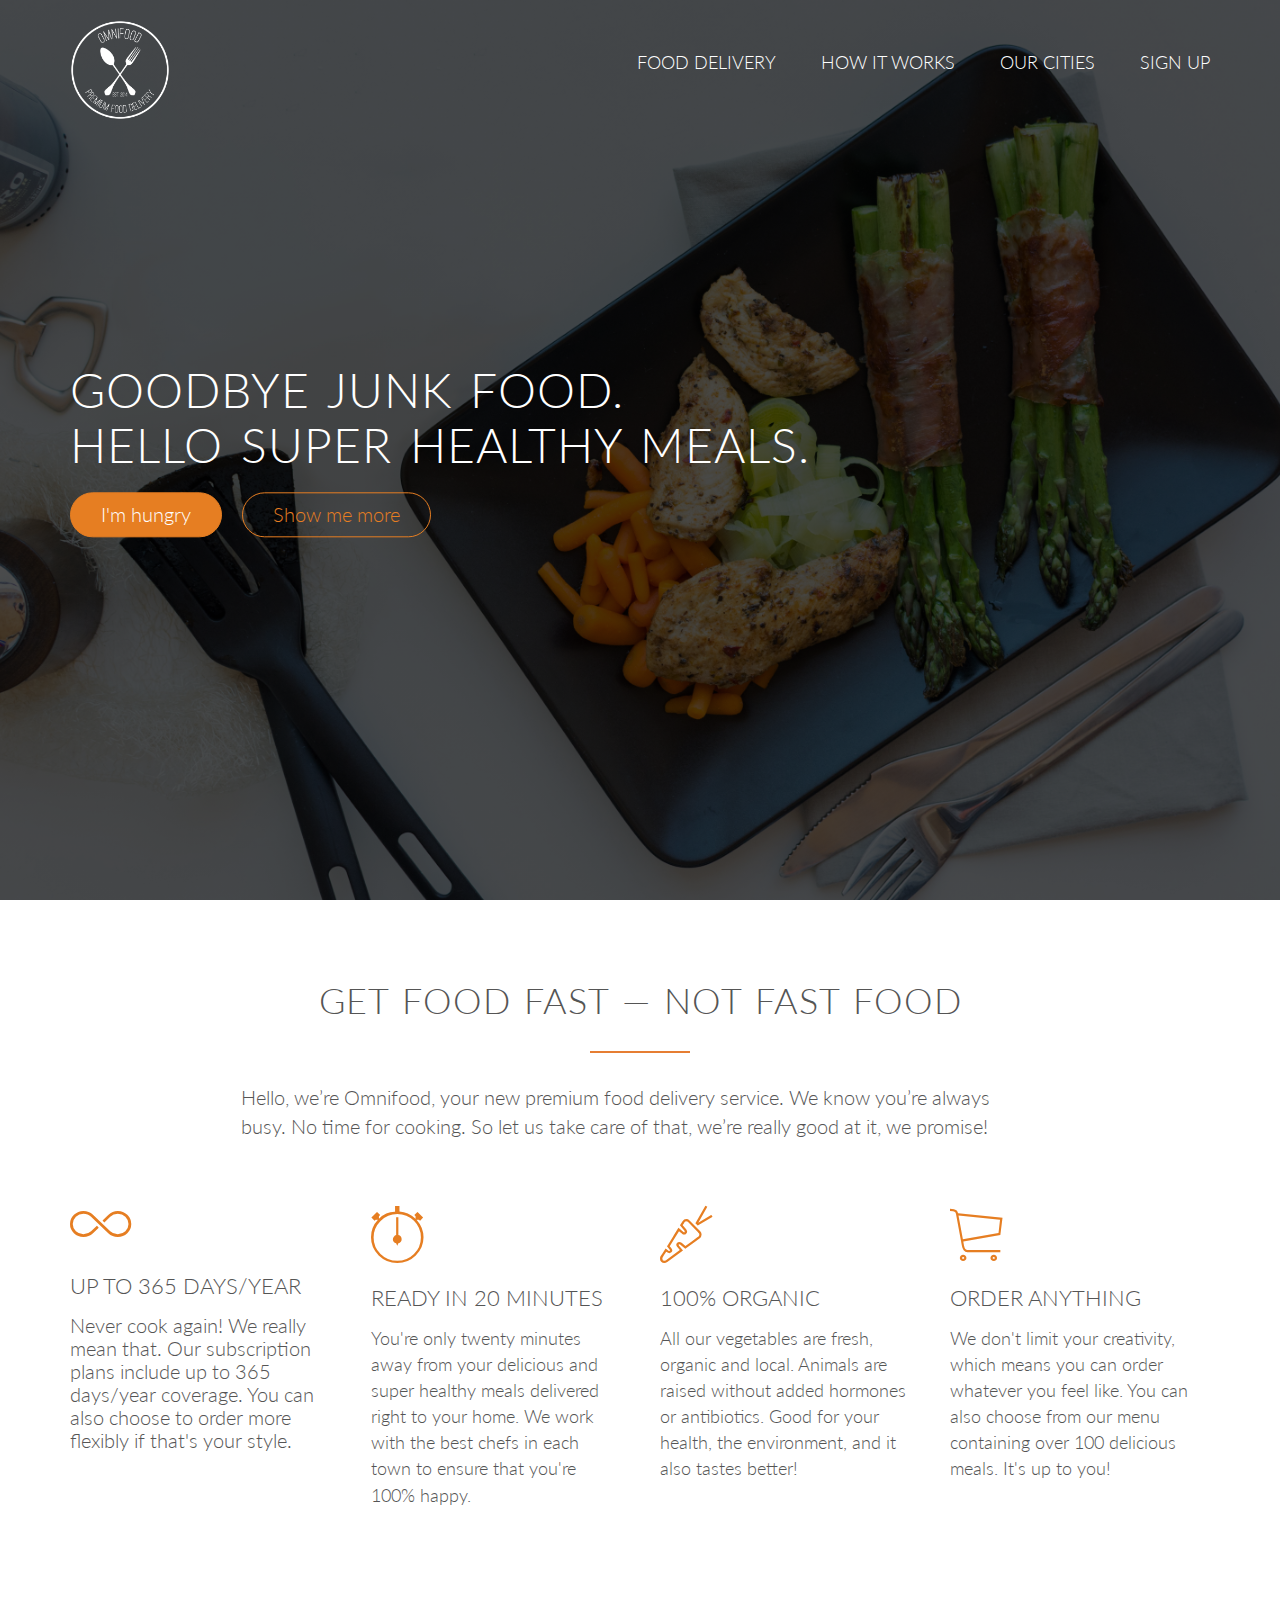
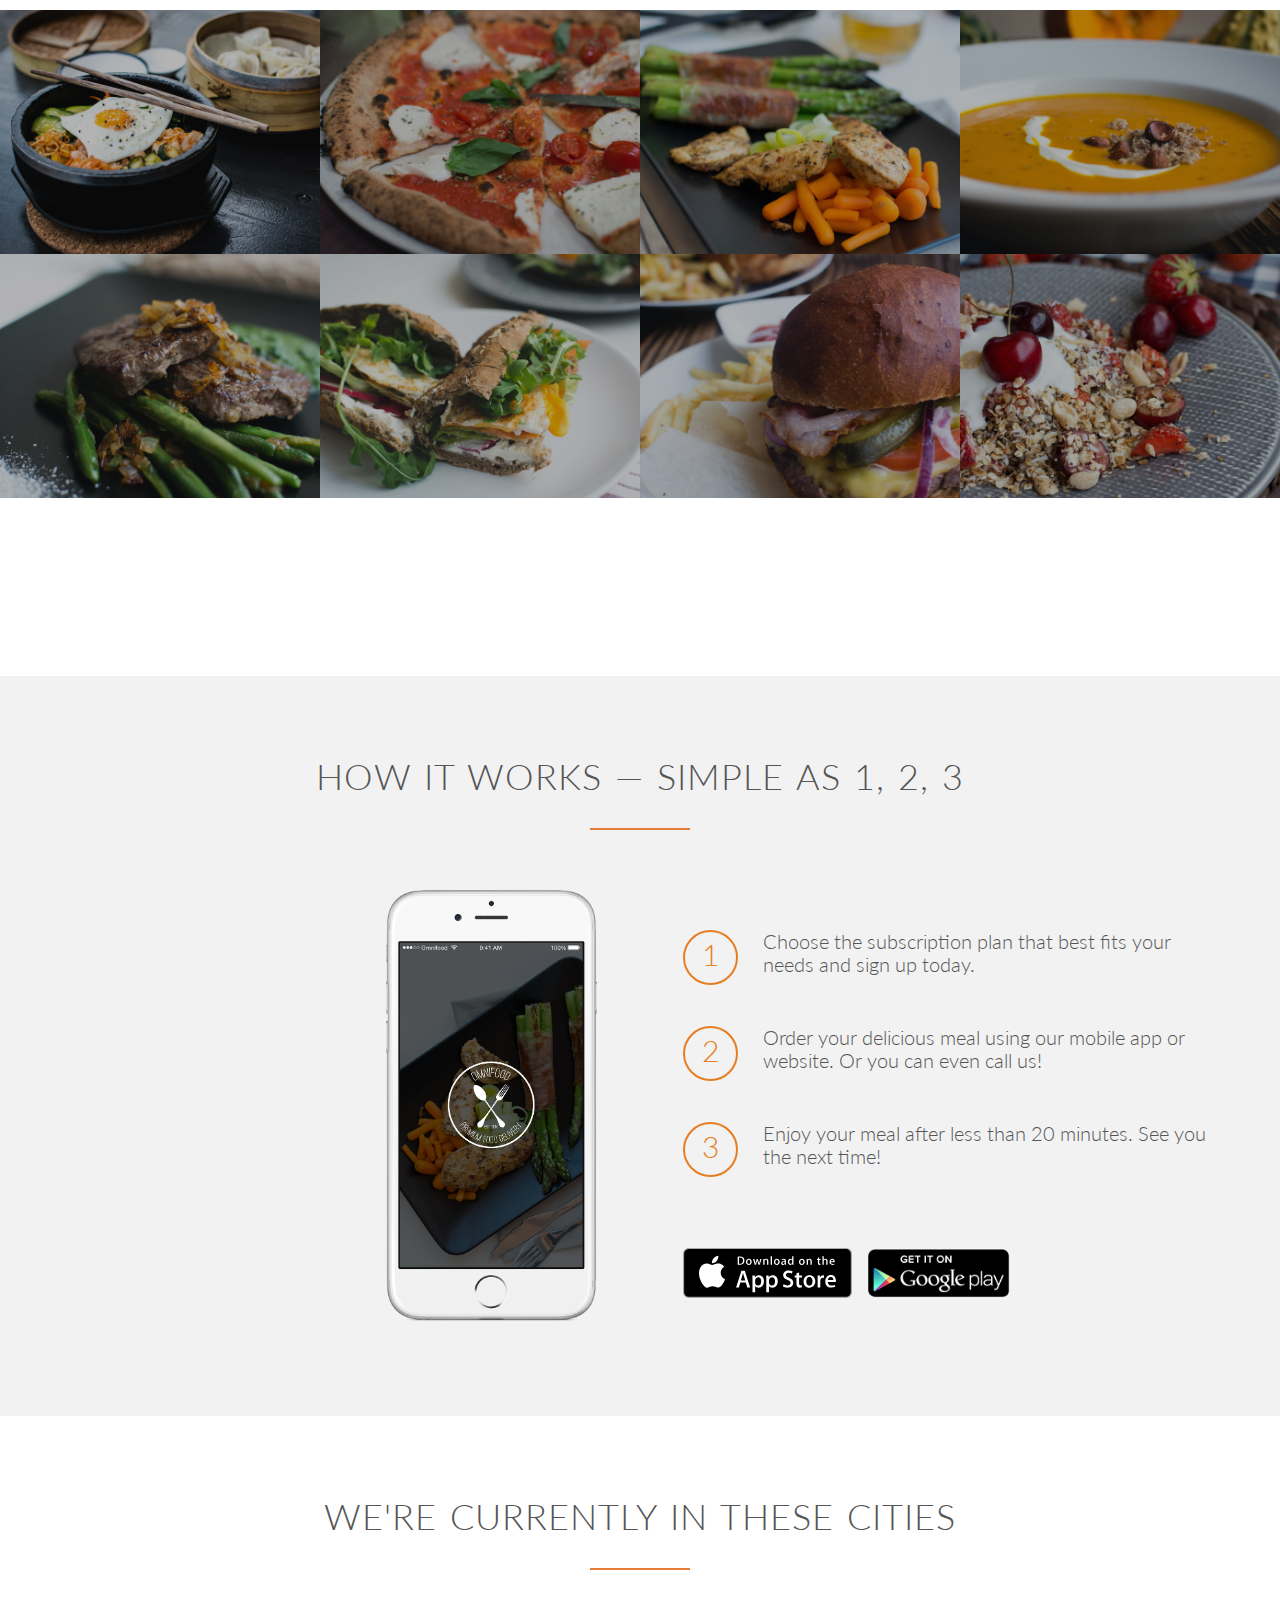
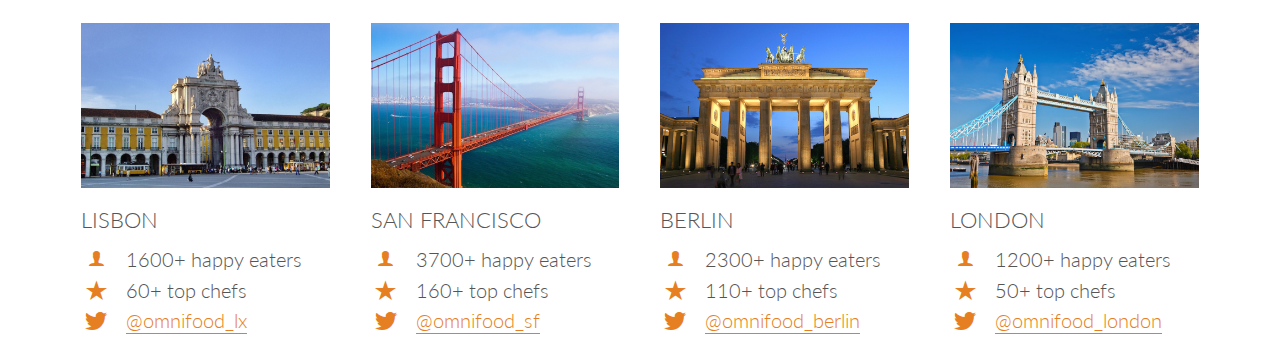
<file: index.html>
<!DOCTYPE html>
<html lang="en">

<head>
    <!-- <meta name="viewport" content="width=device-width, initial-scale=1.0"> -->
    <link rel="stylesheet" href="vendors/css/normalize.css">
    <link rel="stylesheet" href="vendors/css/grid.css">
    <link rel="stylesheet" href="vendors/css/ionicons.min.css">
    <link rel="stylesheet" href="resources/css/style.css">
    <link href="https://fonts.googleapis.com/css2?family=Lato:ital,wght@0,100;0,300;0,400;1,300&display=swap"
        rel="stylesheet">
    <title>Omnifood</title>
</head>

<body>
    <header>
        <nav>
            <div class="row">
                <img src="resources/img/logo-white.png" alt="Omnifood logo" class="logo">
                <ul class="main-nav">
                    <li><a href="#">Food delivery</a></li>
                    <li><a href="how.html">How it works</a></li>
                    <li><a href="#">Our cities</a></li>
                    <li><a href="signup.html">Sign up</a></li>
                </ul>
            </div>
        </nav>
        <div class="hero-text-box">

            <h1>
                Goodbye junk food. <br> Hello super healthy meals.
            </h1>

            <a class="btn btn-full" href="#">I'm hungry</a>
            <a class="btn btn-ghost" href="#">Show me more</a>
        </div>
    </header>

    <section class="section-features">
        <div class="row">
            <h2>Get food fast &mdash; not fast food</h2>
            <p class="long-copy">
                Hello, we’re Omnifood, your new premium food delivery service. We know you’re always busy. No time for
                cooking. So let us take care of that, we’re really good at it, we promise!
            </p>
        </div>


        <div class="row">
            <div class="col span-1-of-4 boxx">
                <i class="ion-ios-infinite-outline icon-big"></i>
                <h3>Up to 365 days/year</h3>
                <p>
                    Never cook again! We really mean that. Our subscription plans include up to 365 days/year coverage.
                    You can also choose to order more flexibly if that's your style.
                </p>
            </div>
            <div class="col span-1-of-4 box">
                <i class="ion-ios-stopwatch-outline  icon-big"></i>
                <h3>Ready in 20 minutes</h3>
                <p>
                    You're only twenty minutes away from your delicious and super healthy meals delivered right to your
                    home. We work with the best
                    chefs in each town to ensure that you're 100% happy.
                </p>
            </div>
            <div class="col span-1-of-4 box">
                <i class="ion-ios-nutrition-outline icon-big"></i>
                <h3>100% organic</h3>
                <p>
                    All our vegetables are fresh, organic and local. Animals are raised without added hormones or
                    antibiotics.
                    Good for your health, the environment, and it also tastes better!
                </p>
            </div>
            <div class="col span-1-of-4 box">
                <i class="ion-ios-cart-outline icon-big"></i>
                <h3>Order anything</h3>
                <p>
                    We don't limit your creativity, which means you can order whatever you feel like. You can also
                    choose from our menu
                    containing over 100 delicious meals. It's up to you!
                </p>
            </div>
        </div>
    </section>
    <section class="section-meals">
        <ul class="meals-showcase">
            <li>
                <figure class="meal-photo">
                    <img src="resources/img/1.jpg" alt="Korean bibimbap with egg and vegetables">
                </figure>
            </li>
            <li>
                <figure class="meal-photo">
                    <img src="resources/img/2.jpg" alt="Simple italian pizza with cherry tomatoes">
                </figure>
            </li>
            <li>
                <figure class="meal-photo">
                    <img src="resources/img/3.jpg" alt="Chicken breast steak with vegetables">
                </figure>
            </li>
            <li>
                <figure class="meal-photo">
                    <img src="resources/img/4.jpg" alt="Autumn pumpkin soup">
                </figure>
            </li>
        </ul>
        <ul class="meals-showcase">
            <li>
                <figure class="meal-photo">
                    <img src="resources/img/5.jpg" alt="Paleo beef steak with vegetables">
                </figure>
            </li>
            <li>
                <figure class="meal-photo">
                    <img src="resources/img/6.jpg" alt="Healthy baguette with egg and vegetables">
                </figure>
            </li>
            <li>
                <figure class="meal-photo">
                    <img src="resources/img/7.jpg" alt="Burger with cheddar and bacon">
                </figure>
            </li>
            <li>
                <figure class="meal-photo">
                    <img src="resources/img/8.jpg" alt="Granola with cherries and strawberries">
                </figure>
            </li>
        </ul>
    </section>
    <section class="section-steps">
        <div class="row">
            <h2>How it works &mdash; Simple as 1, 2, 3</h2>
        </div>
        <div class="row">
            <div class="col span-1-of-2 steps-box">
                <img src="resources/img/app-iPhone.png" alt="Omnifood app on iphone" class="app-screen">
            </div>
            <div class="col span-1-of-2 steps-box">
                <div class="works-step">
                    <div>1</div>
                    <p>Choose the subscription plan that best fits your needs and sign up today.</p>
                </div>
                <div class="works-step">
                    <div>2</div>
                    <p> Order your delicious meal using our mobile app or website. Or you can even call us!</p>
                </div>
                <div class="works-step">
                    <div>3</div>
                    <p>Enjoy your meal after less than 20 minutes. See you the next time!</p>
                </div>

                <a href="#" class="btn-app"><img src="resources/img/download-app.svg" alt="Store button"></a>
                <a href="#" class="btn-app"><img src="resources/img/download-app-android.png"
                        alt="Play store button"></a>
            </div>
        </div>
    </section>
    <div class="section-cities">
        <div class="row">
            <h2>We're currently in these cities</h2>
        </div>
    </div>
    <div class="row">
        <div class="col span-1-of-4 box">
            <img src="resources/img/lisbon-3.jpg" alt="Lisbon">
            <h3>Lisbon</h3>
            <div class="city-feature">
                <i class="ion-ios-person icon-small"></i>
                1600+ happy eaters
            </div>
            <div class="city-feature">
                <i class="ion-ios-star icon-small"></i>
                60+ top chefs
            </div>
            <div class="city-feature">
                <i class="ion-social-twitter icon-small"></i>
                <a href="#">@omnifood_lx</a>
            </div>
        </div>
        <div class="col span-1-of-4 box">
            <img src="resources/img/san-francisco.jpg" alt="san-francisco">
            <h3>San Francisco</h3>
            <div class="city-feature">
                <i class="ion-ios-person icon-small"></i>
                3700+ happy eaters
            </div>
            <div class="city-feature">
                <i class="ion-ios-star icon-small"></i>
                160+ top chefs
            </div>
            <div class="city-feature">
                <i class="ion-social-twitter icon-small"></i>
                <a href="#">@omnifood_sf</a>
            </div>
        </div>
        <div class="col span-1-of-4 box">
            <img src="resources/img/berlin.jpg" alt="Berlin">
            <h3>Berlin</h3>
            <div class="city-feature">
                <i class="ion-ios-person icon-small"></i>
                2300+ happy eaters
            </div>
            <div class="city-feature">
                <i class="ion-ios-star icon-small"></i>
                110+ top chefs
            </div>
            <div class="city-feature">
                <i class="ion-social-twitter icon-small"></i>
                <a href="#">@omnifood_berlin</a>
            </div>
        </div>
        <div class="col span-1-of-4 box">
            <img src="resources/img/london.jpg" alt="london">
            <h3>London</h3>
            <div class="city-feature">
                <i class="ion-ios-person icon-small"></i>
                1200+ happy eaters
            </div>
            <div class="city-feature">
                <i class="ion-ios-star icon-small"></i>
                50+ top chefs
            </div>
            <div class="city-feature">
                <i class="ion-social-twitter icon-small"></i>
                <a href="#">@omnifood_london</a>
            </div>
        </div>
    </div>

</body>

</html>
</file>
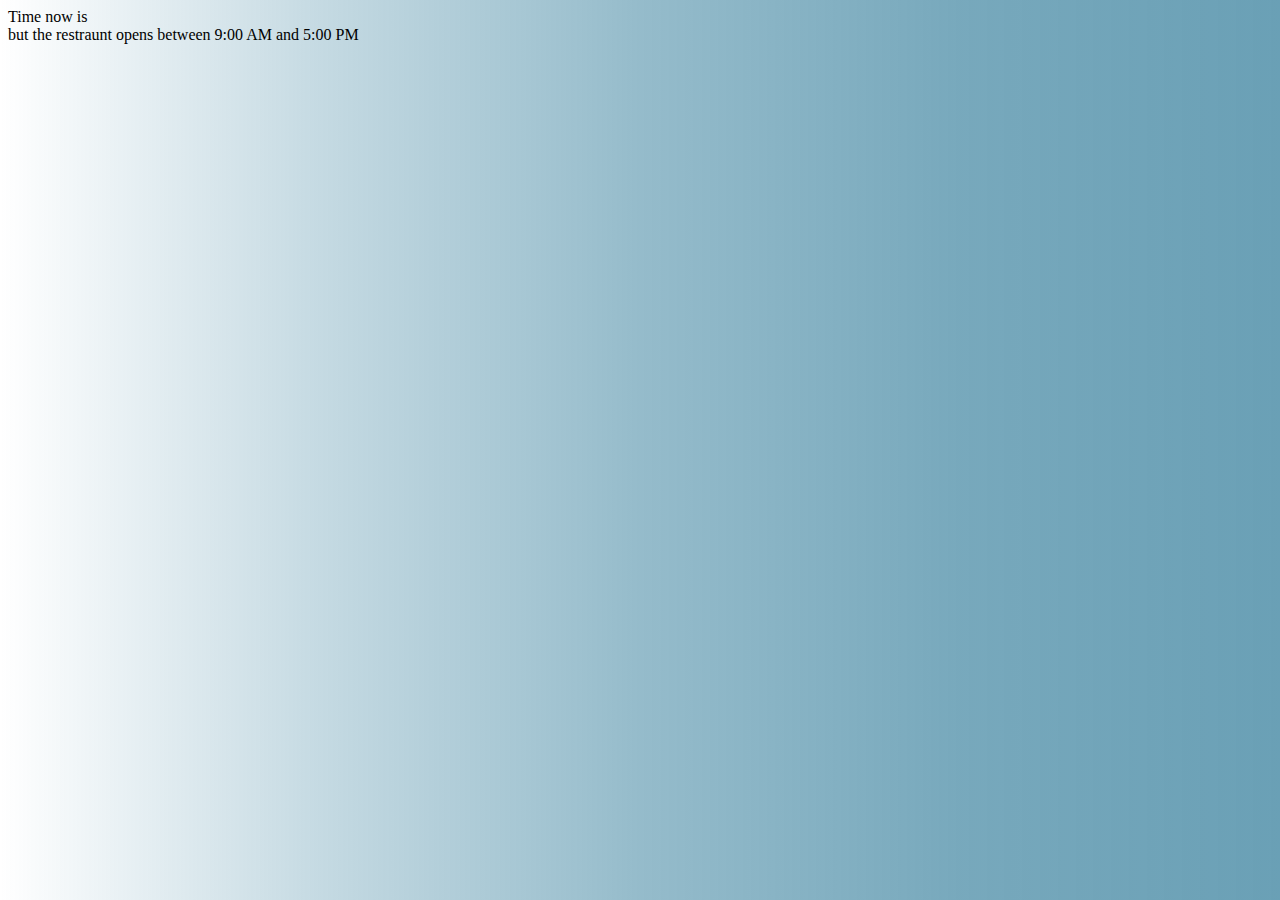
<file: how.html>
<!DOCTYPE html>
<html lang="en">

<head>
  <meta charset="UTF-8">
  <meta name="viewport" content="width=device-width, initial-scale=1.0">
  <title>Vanilla JS Clock</title>
  <style>
    body {
      background: linear-gradient(270deg, rgba(62, 132, 160, 0.774), rgba(62, 132, 160, 0.7), rgba(62, 132, 160, 0.55), rgba(62, 132, 160, 0.30), transparent);
    }
  </style>
</head>

<body>
  <div class="all">Time now is <b><i class="inner"></i></b></div>
  but the restraunt opens between 9:00 AM and 5:00 PM
</body>
<script>
  setInterval(function () {
    var date = new Date();
    var p = date.getHours();
    var q = date.getMinutes();
    var r = date.getSeconds();
    // var s=date.
    var b = document.querySelector('.inner');
    if (p < 10)
      p = '0' + p;
    if (q < 10)
      q = '0' + q;
    if (r < 10)
      r = '0' + r;
    // b.textContent = p + ':' + q + ':' + r;
    b.textContent = date;
  }, 1000);
</script>

</html>
</file>
<file: vendors/css/grid.css>
/*  SECTIONS  ============================================================================= */

.section {
	clear: both;
	padding: 0px;
	margin: 0px;
}

/*  GROUPING  ============================================================================= */

.row {
    zoom: 1; /* For IE 6/7 (trigger hasLayout) */
}

.row:before,
.row:after {
    content:"";
    display:table;
}
.row:after {
    clear:both;
}

/*  GRID COLUMN SETUP   ==================================================================== */

.col {
	display: block;
	float:left;
	margin: 1% 0 1% 1.6%;
}

.col:first-child { margin-left: 0; } /* all browsers except IE6 and lower */


/*  REMOVE MARGINS AS ALL GO FULL WIDTH AT 480 PIXELS */

@media only screen and (max-width: 480px) {
	.col { 
		/*margin: 1% 0 1% 0%;*/
        margin: 0;
	}
}


/*  GRID OF TWO   ============================================================================= */


.span-2-of-2 {
	width: 100%;
}

.span-1-of-2 {
	width: 49.2%;
}

/*  GO FULL WIDTH AT LESS THAN 480 PIXELS */

@media only screen and (max-width: 480px) {
	.span-2-of-2 {
		width: 100%; 
	}
	.span-1-of-2 {
		width: 100%; 
	}
}


/*  GRID OF THREE   ============================================================================= */

	
.span-3-of-3 {
	width: 100%; 
}

.span-2-of-3 {
	width: 66.13%; 
}

.span-1-of-3 {
	width: 32.26%; 
}


/*  GO FULL WIDTH AT LESS THAN 480 PIXELS */

@media only screen and (max-width: 480px) {
	.span-3-of-3 {
		width: 100%; 
	}
	.span-2-of-3 {
		width: 100%; 
	}
	.span-1-of-3 {
		width: 100%;
	}
}

/*  GRID OF FOUR   ============================================================================= */

	
.span-4-of-4 {
	width: 100%; 
}

.span-3-of-4 {
	width: 74.6%; 
}

.span-2-of-4 {
	width: 49.2%; 
}

.span-1-of-4 {
	width: 23.8%; 
}


/*  GO FULL WIDTH AT LESS THAN 480 PIXELS */

@media only screen and (max-width: 480px) {
	.span-4-of-4 {
		width: 100%; 
	}
	.span-3-of-4 {
		width: 100%; 
	}
	.span-2-of-4 {
		width: 100%; 
	}
	.span-1-of-4 {
		width: 100%; 
	}
}


/*  GRID OF FIVE   ============================================================================= */

	
.span-5-of-5 {
	width: 100%;
}

.span-4-of-5 {
  	width: 79.68%; 
}

.span-3-of-5 {
  	width: 59.36%; 
}

.span-2-of-5 {
  	width: 39.04%;
}

.span-1-of-5 {
  	width: 18.72%;
}


/*  GO FULL WIDTH AT LESS THAN 480 PIXELS */

@media only screen and (max-width: 480px) {
	.span-5-of-5 {
		width: 100%; 
	}
	.span-4-of-5 {
		width: 100%; 
	}
	.span-3-of-5 {
		width: 100%; 
	}
	.span-2-of-5 {
		width: 100%; 
	}
	.span-1-of-5 {
		width: 100%; 
	}
}


/*  GRID OF SIX   ============================================================================= */


.span-6-of-6 {
	width: 100%;
}

.span-5-of-6 {
  	width: 83.06%;
}

.span-4-of-6 {
  	width: 66.13%;
}

.span-3-of-6 {
  	width: 49.2%;
}

.span-2-of-6 {
  	width: 32.26%;
}

.span-1-of-6 {
  	width: 15.33%;
}


/*  GO FULL WIDTH AT LESS THAN 480 PIXELS */

@media only screen and (max-width: 480px) {
	.span-6-of-6 {
		width: 100%; 
	}
	.span-5-of-6 {
		width: 100%; 
	}
	.span-4-of-6 {
		width: 100%; 
	}
	.span-3-of-6 {
		width: 100%; 
	}
	.span-2-of-6 {
		width: 100%; 
	}
	.span-1-of-6 {
		width: 100%; 
	}
}



/*  GRID OF SEVEN   ============================================================================= */


.span-7-of-7 {
	width: 100%;
}

.span-6-of-7 {
	width: 85.48%;
}

.span-5-of-7 {
  	width: 70.97%;
}

.span-4-of-7 {
  	width: 56.45%;
}

.span-3-of-7 {
  	width: 41.94%;
}

.span-2-of-7 {
  	width: 27.42%;
}

.span-1-of-7 {
  	width: 12.91%;
}


/*  GO FULL WIDTH AT LESS THAN 480 PIXELS */

@media only screen and (max-width: 480px) {
	.span-7-of-7 {
		width: 100%; 
	}
	.span-6-of-7 {
		width: 100%; 
	}
	.span-5-of-7 {
		width: 100%; 
	}
	.span-4-of-7 {
		width: 100%; 
	}
	.span-3-of-7 {
		width: 100%; 
	}
	.span-2-of-7 {
		width: 100%; 
	}
	.span-1-of-7 {
		width: 100%; 
	}
}


/*  GRID OF EIGHT   ============================================================================= */

	
.span-8-of-8 {
	width: 100%;
}

.span-7-of-8 {
	width: 87.3%; 
}

.span-6-of-8 {
	width: 74.6%; 
}

.span-5-of-8 {
	width: 61.9%; 
}

.span-4-of-8 {
	width: 49.2%; 
}

.span-3-of-8 {
	width: 36.5%;
}

.span-2-of-8 {
	width: 23.8%; 
}

.span-1-of-8 {
	width: 11.1%; 
}


/*  GO FULL WIDTH AT LESS THAN 480 PIXELS */

@media only screen and (max-width: 480px) {
	.span-8-of-8 {
		width: 100%; 
	}
	.span-7-of-8 {
		width: 100%; 
	}
	.span-6-of-8 {
		width: 100%; 
	}
	.span-5-of-8 {
		width: 100%; 
	}
	.span-4-of-8 {
		width: 100%; 
	}
	.span-3-of-8 {
		width: 100%; 
	}
	.span-2-of-8 {
		width: 100%; 
	}
	.span-1-of-8 {
		width: 100%; 
	}
}


/*  GRID OF NINE   ============================================================================= */


.span-9-of-9 {
	width: 100%;
}

.span-8-of-9 {
	width: 88.71%;
}

.span-7-of-9 {
	width: 77.42%; 
}

.span-6-of-9 {
	width: 66.13%; 
}

.span-5-of-9 {
	width: 54.84%; 
}

.span-4-of-9 {
	width: 43.55%; 
}

.span-3-of-9 {
	width: 32.26%;
}

.span-2-of-9 {
	width: 20.97%; 
}

.span-1-of-9 {
	width: 9.68%; 
}


/*  GO FULL WIDTH AT LESS THAN 480 PIXELS */

@media only screen and (max-width: 480px) {
	.span-9-of-9 {
		width: 100%; 
	}
	.span-8-of-9 {
		width: 100%; 
	}
	.span-7-of-9 {
		width: 100%; 
	}
	.span-6-of-9 {
		width: 100%; 
	}
	.span-5-of-9 {
		width: 100%; 
	}
	.span-4-of-9 {
		width: 100%; 
	}
	.span-3-of-9 {
		width: 100%; 
	}
	.span-2-of-9 {
		width: 100%; 
	}
	.span-1-of-9 {
		width: 100%; 
	}
}


/*  GRID OF TEN   ============================================================================= */


.span-10-of-10 {
	width: 100%;
}

.span-9-of-10 {
	width: 89.84%;
}

.span-8-of-10 {
	width: 79.68%;
}

.span-7-of-10 {
	width: 69.52%; 
}

.span-6-of-10 {
	width: 59.36%; 
}

.span-5-of-10 {
	width: 49.2%; 
}

.span-4-of-10 {
	width: 39.04%; 
}

.span-3-of-10 {
	width: 28.88%;
}

.span-2-of-10 {
	width: 18.72%; 
}

.span-1-of-10 {
	width: 8.56%; 
}


/*  GO FULL WIDTH AT LESS THAN 480 PIXELS */

@media only screen and (max-width: 480px) {
	.span-10-of-10 {
		width: 100%; 
	}
	.span-9-of-10 {
		width: 100%; 
	}
	.span-8-of-10 {
		width: 100%; 
	}
	.span-7-of-10 {
		width: 100%; 
	}
	.span-6-of-10 {
		width: 100%; 
	}
	.span-5-of-10 {
		width: 100%; 
	}
	.span-4-of-10 {
		width: 100%; 
	}
	.span-3-of-10 {
		width: 100%; 
	}
	.span-2-of-10 {
		width: 100%; 
	}
	.span-1-of-10 {
		width: 100%; 
	}
}


/*  GRID OF ELEVEN   ============================================================================= */

.span-11-of-11 {
	width: 100%;
}

.span-10-of-11 {
	width: 90.76%;
}

.span-9-of-11 {
	width: 81.52%;
}

.span-8-of-11 {
	width: 72.29%;
}

.span-7-of-11 {
	width: 63.05%; 
}

.span-6-of-11 {
	width: 53.81%; 
}

.span-5-of-11 {
	width: 44.58%; 
}

.span-4-of-11 {
	width: 35.34%; 
}

.span-3-of-11 {
	width: 26.1%;
}

.span-2-of-11 {
	width: 16.87%; 
}

.span-1-of-11 {
	width: 7.63%; 
}


/*  GO FULL WIDTH AT LESS THAN 480 PIXELS */

@media only screen and (max-width: 480px) {
	.span-11-of-11 {
		width: 100%; 
	}
	.span-10-of-11 {
		width: 100%; 
	}
	.span-9-of-11 {
		width: 100%; 
	}
	.span-8-of-11 {
		width: 100%; 
	}
	.span-7-of-11 {
		width: 100%; 
	}
	.span-6-of-11 {
		width: 100%; 
	}
	.span-5-of-11 {
		width: 100%; 
	}
	.span-4-of-11 {
		width: 100%; 
	}
	.span-3-of-11 {
		width: 100%; 
	}
	.span-2-of-11 {
		width: 100%; 
	}
	.span-1-of-11 {
		width: 100%; 
	}
}


/*  GRID OF TWELVE   ============================================================================= */

.span-12-of-12 {
	width: 100%;
}

.span-11-of-12 {
	width: 91.53%;
}

.span-10-of-12 {
	width: 83.06%;
}

.span-9-of-12 {
	width: 74.6%;
}

.span-8-of-12 {
	width: 66.13%;
}

.span-7-of-12 {
	width: 57.66%; 
}

.span-6-of-12 {
	width: 49.2%; 
}

.span-5-of-12 {
	width: 40.73%; 
}

.span-4-of-12 {
	width: 32.26%; 
}

.span-3-of-12 {
	width: 23.8%;
}

.span-2-of-12 {
	width: 15.33%; 
}

.span-1-of-12 {
	width: 6.86%; 
}


/*  GO FULL WIDTH AT LESS THAN 480 PIXELS */

@media only screen and (max-width: 480px) {
	.span-12-of-12 {
		width: 100%; 
	}
	.span-11-of-12 {
		width: 100%; 
	}
	.span-10-of-12 {
		width: 100%; 
	}
	.span-9-of-12 {
		width: 100%; 
	}
	.span-8-of-12 {
		width: 100%; 
	}
	.span-7-of-12 {
		width: 100%; 
	}
	.span-6-of-12 {
		width: 100%; 
	}
	.span-5-of-12 {
		width: 100%; 
	}
	.span-4-of-12 {
		width: 100%; 
	}
	.span-3-of-12 {
		width: 100%; 
	}
	.span-2-of-12 {
		width: 100%; 
	}
	.span-1-of-12 {
		width: 100%; 
	}
}
</file>
<file: resources/css/style.css>
/*------------------ */
/* basic setup */
/*------------------ */

*{
    margin:0;
    padding:0;
    box-sizing: border-box;
}
html,body{
    background-color: #fff;
    color: #555;
    font-family: 'Lato','Arial','Sans-serif','';
    font-size: 20px;
    font-weight: 300;
    text-rendering: optimizeLegibility;
}
/*------------------ */
/* Reusable components */
/*------------------ */


.row{
    max-width: 1140px;
    margin:0 auto;
    
}

section{
    padding: 80px 0;
}
.box{
    padding:1% 
}
/* ------heading------ */

h1,h2,h3{
    font-weight: 300;
    text-transform: uppercase;
    
    
}
h1{
    margin-top:0;
    margin-bottom: 20px;
    color:#fff;
    font-size: 240%;
    word-spacing: 4px;
    letter-spacing: 1px;
}
h2{
    font-size:180%;
    word-spacing: 2px;
    text-align: center;
    margin-bottom:30px;
    letter-spacing: 1px;
}

h3 {
    font-size:110%;
    margin-bottom:15px
}

h2:after{
    display: block;
    height: 2px;
    background-color: #e67e33;
    content: " ";
    width:100px;
    margin: 0 auto;
    margin-top: 30px;
}
/* --------------paragraph------------ */
.long-copy{
    line-height: 145%;
    width:70%;
    margin-left: 15% ;
}
.box p{
    font-size: 90%;
    line-height: 145%;
}

/* -------------icons---------- */
.icon-big{
    font-size:350%;
    display: block;
    color:#e67e22;
    margin-bottom: 10px;
}

.icon-small{
    display: inline-block;
    width:30px;
    text-align: center;
    color:#e67e22;
    font-size:120%;
    margin-right: 10px;
    /* secrets to align text and icons */
    line-height: 120%;
    vertical-align: middle;
    margin-top: -5px;
}
/* --------------------------------- */
/* LINKS*/
/* --------------------------------- */
a:link,
a:visited{
    color:#e67e22;
    text-decoration: none;
    padding-bottom: 1px;
    border-bottom: 1px solid #e67e22;
    transition: border-bottom 0.2s, color 0.2s;
}
a:hover,
a:active{
    color:#555;
    order-bottom: 1px solid transparent;
}

/* --------------------------------- */
/* Buttons */
/* --------------------------------- */

.btn:link,
.btn:visited{
    display: inline-block;
    padding:10px 30px;
    font-weight: 300;
    text-decoration: none;
    border-radius: 200px;
    transition: background-color 0.2s,border 0.2s, color 0.2s;

}
.btn:hover,
.btn:active{
    background-color: #cf6d17;
}

.btn-full:link,
.btn-full:visited{
    background-color: #e67e22;
    border:1px solid #e67e22;
    color:#fff;
    margin-right:15px

}
.btn-ghost:link,
.btn-ghost:visited{
    border:1px solid #e67e22;
    color:#e67e22
}
.btn-full:hover,
.btn-full:active{
   
    border:1px solid #cf6d17;
   

}
.btn-ghost:hover,
.btn-ghost:active{
    border:1px solid #cf6d17;
    color:#fff
}


/* ----------------------- */
/* Header */
/* ----------------------- */

header{
    background-image: linear-gradient(rgba(0, 0, 0, 0.7),rgba(0, 0, 0, 0.7)), url(img/hero.jpg);
    background-size: cover;
    background-position: center;
    height: 100vh;
}

 
.hero-text-box{
    position: absolute;
    width: 1140px;
    top:50%;
    left:50%;
    transform:translate(-50%,-50%);
}

.logo{
    height: 100px;
    width: auto;
    float:left;
    margin-top:20px;
}
.main-nav{
    float: right;
    list-style: none;
    margin-top:50px;
}
.main-nav li{
    display: inline-block;
    margin-left: 40px;
}
.main-nav li a:link,
.main-nav li a:visited{
    padding:8px 0;
    color:#fff;
    text-decoration: none;
    text-transform: uppercase;
    font-size: 90%;
    border-bottom: 2px solid transparent;
    transition: border-bottom 0.2s;
}
.main-nav li a:hover,
.main-nav li a:active{
    border-bottom: 2px solid #e67e22;
}
/* --------------------------- */
/* ----------FEATURES---------- */
/* -------------------------- */

.section-features .long-copy{
    margin-bottom: 30px;
}

/* --------------------------- */
/* ----------Meals---------- */
/* -------------------------- */

.section-meals{
    padding:0;
    height:74vh;
    
}



.meals-showcase{
    list-style: none;
    width:100%;
}
.meals-showcase li{
    display:block;
    float:left;
    width:25%;
}
.meal-photo{
    width:100%;
    margin:0;
    overflow: hidden;
    background-color: #000 ;
}

.meal-photo img{
    opacity: 0.7;
    width:100%;
    height: auto;
    transform: scale(1.15);
    transition: transform 0.5s,opacity 0.5s;
}

.meal-photo img:hover{
    transform: scale(1.03);
    
}


/* ------------------ */
/* ---How it works--- */
/* -------------------- */

.section-steps{
    background-color: #f2f2f2;
    margin-bottom: 80px;
}
.steps-box:first-child{
    text-align: right;
    padding-right: 3%;
    margin-top:30px
}
.steps-box:last-child{
    padding-left: 3%;
    margin-top:70px
}
.app-screen{
    width:40%;
}
.works-step{
    margin-bottom: 50px;
}
.works-step:last-of-type{
    margin-bottom: 80px;
}
.works-step div{
    color:#e67e22;
    border: 2px solid #e67e22;
    display: inline-block;
    border-radius: 50%;
    height: 55px;
    width: 55px;
    text-align: center;
    padding:5px;
    float: left;
    font-size: 150%;
    margin-right: 25px;
}

.btn-app:link,
.btn-app:visited{
    border: 0;
}

.btn-app img{
    height:50px;
    width:auto;
    margin-right:10px;
}


/* --------------------------- */
/* -------cities--------------- */
/* --------------------------- */



.box img{
    width: 100%;
    height: auto;
    margin-bottom: 15px;

}
.city-feature{
    margin-bottom: 5px;
}
</file>
